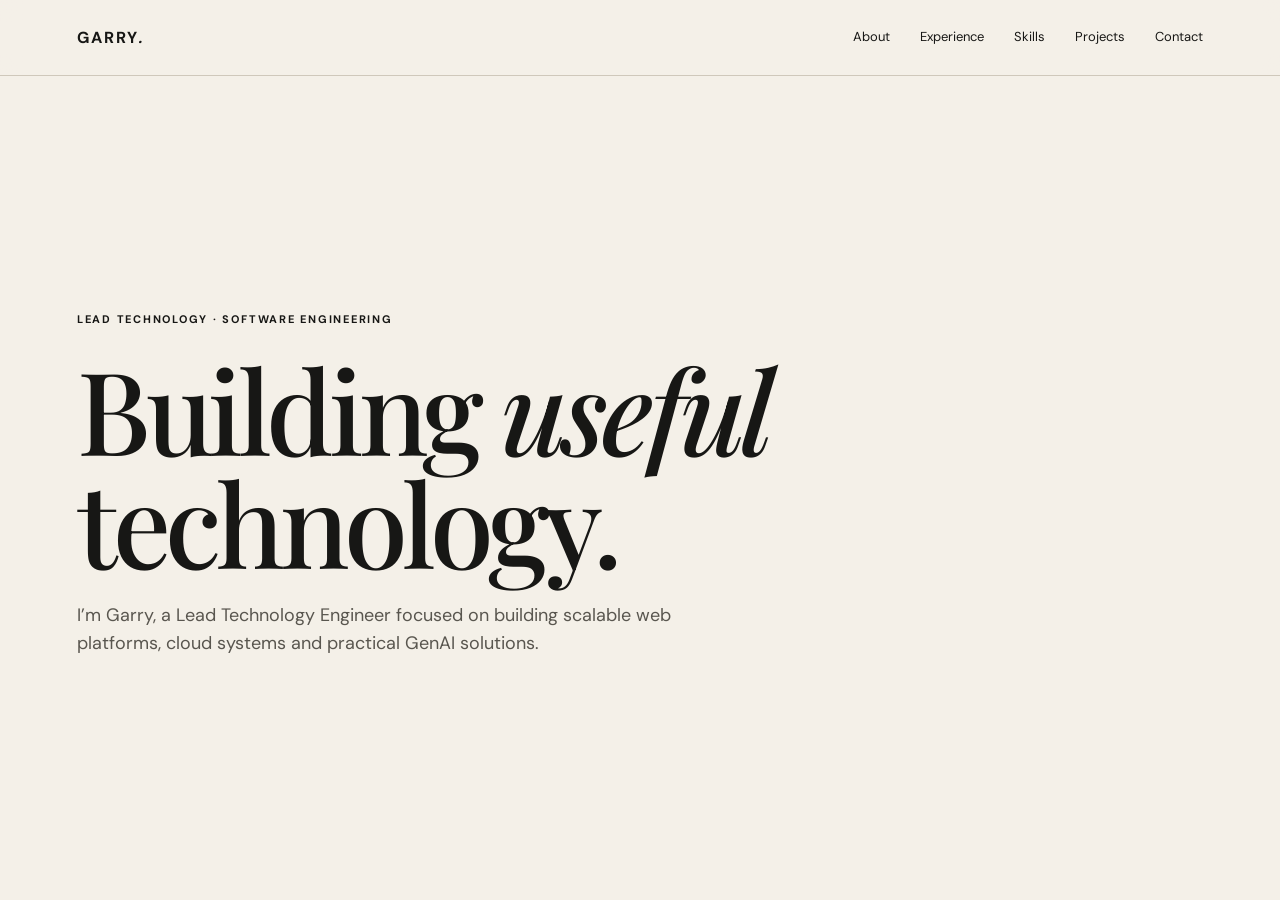
<file: backup/index.html>
<!doctype html>
<html lang="en">
<head>
  <meta charset="UTF-8" />
  <meta name="viewport" content="width=device-width, initial-scale=1.0" />
  <meta name="description" content="Garry Girijashankar Jambhale, Lead Technology Engineer portfolio." />
  <title>Garry | Technology Engineer</title>
  <link rel="preconnect" href="https://fonts.googleapis.com">
  <link rel="preconnect" href="https://fonts.gstatic.com" crossorigin>
  <link href="https://fonts.googleapis.com/css2?family=DM+Sans:wght@400;500;600;700&family=Playfair+Display:ital,wght@0,500;0,600;1,500&display=swap" rel="stylesheet">
  <link rel="stylesheet" href="styles.css" />
</head>
<body>
  <header class="nav"><a class="brand" href="#top">GARRY<span>.</span></a><nav><a href="#about">About</a><a href="#experience">Experience</a><a href="#skills">Skills</a><a href="#projects">Projects</a><a href="#contact">Contact</a></nav></header>
  <main id="top"><section class="hero"><div class="hero-copy"><p class="eyebrow">LEAD TECHNOLOGY · SOFTWARE ENGINEERING</p><h1>Building <em>useful</em><br>technology.</h1><p class="lead">I’m Garry, a Lead Technology Engineer focused on building scalable web platforms, cloud systems and practical GenAI solutions.</p></div></section></main>
  <script src="script.js"></script>
</body>
</html>
</file>
<file: backup/styles.css>
*{box-sizing:border-box}html{scroll-behavior:smooth}body{margin:0;background:#f4f0e8;color:#171715;font-family:'DM Sans',sans-serif;line-height:1.55}.nav{height:76px;display:flex;align-items:center;justify-content:space-between;padding:0 6vw;border-bottom:1px solid #cfc8bb;position:sticky;top:0;background:rgba(244,240,232,.94);backdrop-filter:blur(12px);z-index:20}.brand{font-weight:700;letter-spacing:.12em;color:inherit;text-decoration:none}.brand span{font-family:'Playfair Display';font-style:italic}.nav nav{display:flex;gap:30px}.nav nav a,.text-link,.project a,.contact-links a{color:inherit;text-decoration:none;font-size:13px}.hero{min-height:calc(100vh - 76px);max-width:1280px;margin:auto;padding:8vw 6vw;display:grid;grid-template-columns:1.35fr .65fr;gap:6vw;align-items:center}.eyebrow,.section-label,small{font-size:11px;letter-spacing:.16em;font-weight:700}.hero h1,h2{font-family:'Playfair Display',serif;font-weight:500;line-height:.98;margin:24px 0}.hero h1{font-size:clamp(64px,9vw,130px);letter-spacing:-.045em}.hero em,h2 em{font-style:italic}.lead{max-width:610px;color:#59564f;font-size:18px}.actions{display:flex;gap:26px;align-items:center;margin-top:35px}.button{display:inline-block;padding:14px 22px;text-decoration:none;font-size:13px;font-weight:700}.dark{background:#171715;color:#f4f0e8}.light{background:#f4f0e8;color:#171715}.hero-art{position:relative;min-height:480px;display:grid;place-items:center}.portrait-card{width:min(320px,80%);aspect-ratio:3/4;background:#222;display:flex;flex-direction:column;justify-content:space-between;padding:28px;color:#eee;transform:rotate(3deg);box-shadow:24px 24px 0 #d9ff45}.initials{font-family:'Playfair Display';font-size:130px;line-height:1;font-style:italic}.portrait-card span{font-size:10px;letter-spacing:.13em}.stamp{position:absolute;bottom:8%;left:0;border:1px solid #171715;border-radius:50%;width:115px;height:115px;display:grid;place-items:center;text-align:center;font-size:10px;letter-spacing:.12em;line-height:1.2;transform:rotate(-12deg);background:#f4f0e8}.section{border-top:1px solid #cfc8bb;padding:8vw 6vw;max-width:1280px;margin:auto}.section h2{font-size:clamp(48px,6vw,88px);letter-spacing:-.035em}.intro-content{max-width:900px;margin-left:20%}.intro-content>p,.section-head p{max-width:680px;color:#77736b;font-size:17px}.facts{display:flex;gap:70px;margin-top:60px}.facts div{display:flex;flex-direction:column}.facts strong{font-family:'Playfair Display';font-size:52px;font-weight:500}.facts span{font-size:11px;text-transform:uppercase;letter-spacing:.12em;color:#77736b}.section-head{display:flex;justify-content:space-between;align-items:end;gap:50px}.timeline{margin-top:70px}.timeline article{border-top:1px solid #cfc8bb;padding:30px 0 36px;display:grid;grid-template-columns:160px 1fr 1.5fr;gap:25px}.timeline article:last-child{border-bottom:1px solid #cfc8bb}.timeline span,.timeline h4{font-size:11px;letter-spacing:.12em;color:#77736b;text-transform:uppercase}.timeline h3{font-family:'Playfair Display';font-size:28px;font-weight:500;margin:0}.timeline h4{margin:8px 0}.timeline p{margin:0;color:#59564f}.skills-grid{display:grid;grid-template-columns:1fr 1.4fr;gap:10vw}.skill-list{border-top:1px solid #cfc8bb}.skill-list>div{display:grid;grid-template-columns:50px 1fr 1.5fr;gap:20px;padding:22px 0;border-bottom:1px solid #cfc8bb;align-items:center}.skill-list b{font-size:11px;color:#77736b}.skill-list span{font-family:'Playfair Display';font-size:25px}.skill-list p{margin:0;color:#77736b;font-size:13px}.project-grid{display:grid;grid-template-columns:1fr 1fr;gap:18px;margin-top:60px}.project{padding:35px;background:#e9e3d8;min-height:300px;display:flex;flex-direction:column;justify-content:space-between}.project.featured{grid-column:span 2;background:#171715;color:#f4f0e8;min-height:360px}.project>span{font-family:'Playfair Display';font-size:34px;font-style:italic}.project small{opacity:.65}.project h3{font-family:'Playfair Display';font-size:42px;font-weight:500;margin:12px 0}.project p{max-width:600px;color:#aaa79f}.project a{font-weight:700}.education-grid{display:grid;grid-template-columns:1.2fr 1fr 1fr;gap:20px}.education-card{border-left:1px solid #cfc8bb;padding:20px 30px}.education-card span{font-size:10px;letter-spacing:.13em;color:#77736b}.education-card h3{font-family:'Playfair Display';font-size:40px;font-weight:500;margin:12px 0}.education-card p{color:#77736b}.contact{max-width:none;background:#171715;color:#f4f0e8;padding:9vw 12vw}.contact-inner{max-width:1100px}.contact h2{font-size:clamp(58px,8vw,110px);margin:25px 0}.contact p:not(.eyebrow){max-width:500px;color:#aaa79f}.contact-links{display:flex;gap:30px;margin-top:70px}.contact-links a{text-transform:uppercase;letter-spacing:.12em;font-size:10px}footer{padding:25px 6vw;display:flex;justify-content:space-between;font-size:11px;color:#77736b;text-transform:uppercase;letter-spacing:.1em}@media(max-width:800px){.nav{padding:0 5vw}.nav nav{display:none}.hero{grid-template-columns:1fr;padding-top:15vw}.hero-art{min-height:350px}.intro-content{margin-left:0}.section-head,.skills-grid,.education-grid{display:block}.section-head p{margin-top:25px}.facts{gap:25px;justify-content:space-between}.timeline article{grid-template-columns:1fr}.timeline h3{margin-top:4px}.skill-list{margin-top:50px}.skill-list>div{grid-template-columns:35px 1fr}.skill-list p{grid-column:2}.project-grid{grid-template-columns:1fr}.project.featured{grid-column:auto}.education-card{border-left:0;border-top:1px solid #cfc8bb;margin-top:30px}.section{padding:18vw 5vw}.contact{padding:18vw 8vw}footer{padding:25px 5vw}}
</file>
